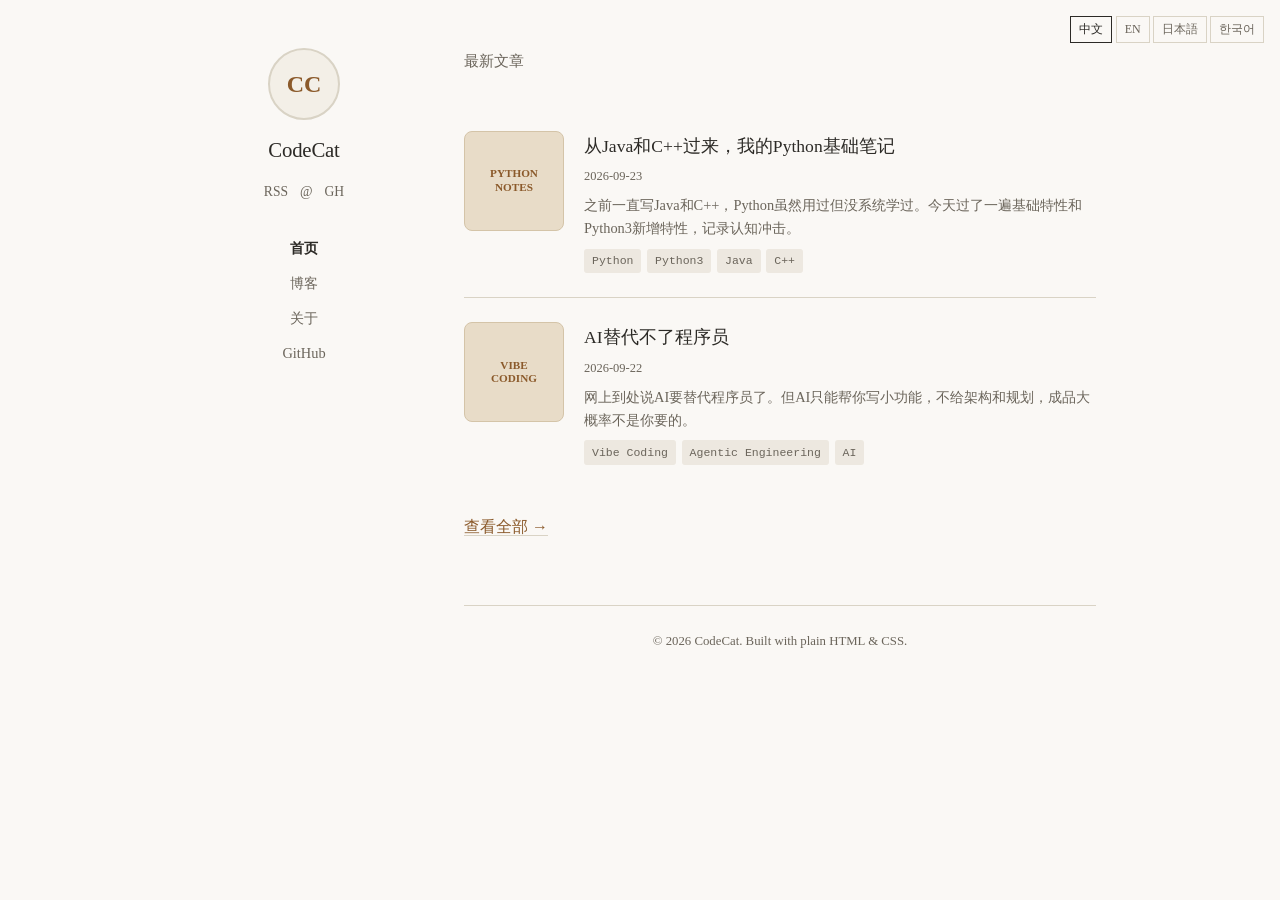
<file: index.html>
<!DOCTYPE html>
<html lang="zh-CN">
<head>
    <meta charset="UTF-8">
    <meta name="viewport" content="width=device-width, initial-scale=1.0">
    <title>CodeCat — AI应用开发与Vibe Coding实践</title>
    <meta name="description" content="CodeCat的个人博客 — 分享AI应用开发、Vibe Coding实践与后端工程的经验。">
    <meta name="keywords" content="FastAPI, LangChain, DeepSeek, Python, AI开发, 测试用例, Vibe Coding, Vue">
    <meta name="author" content="CodeCat">
    <meta name="google-site-verification" content="sTROtcLVvgoWacmZZplOrhLB3v7QZ95Ai961zqBYLcQ">
    <link rel="canonical" href="https://codecatio.github.io/">
    <meta property="og:title" content="CodeCat — AI应用开发与Vibe Coding实践">
    <meta property="og:description" content="分享AI应用开发、Vibe Coding实践与后端工程的经验。">
    <meta property="og:type" content="website">
    <meta property="og:url" content="https://codecatio.github.io/">
    <meta property="og:site_name" content="CodeCat">
    <link rel="stylesheet" href="styles.css?v=2">
</head>
<body>
    <nav class="lang-switch">
        <button data-lang="zh" class="active">中文</button>
        <button data-lang="en">EN</button>
        <button data-lang="jp">日本語</button>
        <button data-lang="kr">한국어</button>
    </nav>

    <div class="layout">
        <!-- Sidebar -->
        <aside class="sidebar">
            <div class="avatar">CC</div>
            <div class="site-name"><a href="index.html">CodeCat</a></div>
            <div class="social">
                <a href="blog.html" title="RSS">RSS</a>
                <a href="mailto:codecattdev@gmail.com" title="Email">@</a>
                <a href="https://github.com/CodeCatIO" target="_blank" rel="noopener" title="GitHub">GH</a>
            </div>
            <nav class="sidebar-nav">
                <a href="index.html" class="active" data-i18n="nav_home">首页</a>
                <a href="blog.html" data-i18n="nav_blog">博客</a>
                <a href="about.html" data-i18n="nav_about">关于</a>
                <a href="https://github.com/CodeCatIO" target="_blank" rel="noopener">GitHub</a>
            </nav>
        </aside>

        <!-- Content -->
        <main class="content">
            <div class="content-header">
                <h2 data-i18n="latest_posts">最新文章</h2>
            </div>

            <div class="post-list">
                <article class="post-card">
                    <div class="post-thumb ai-badge">
                        <span class="thumb-label">PYTHON<br>NOTES</span>
                    </div>
                    <div class="post-card-body">
                        <h3><a href="posts/python-from-java-cpp.html">从Java和C++过来，我的Python基础笔记</a></h3>
                        <div class="post-card-meta">2026-09-23</div>
                        <p class="post-card-excerpt">之前一直写Java和C++，Python虽然用过但没系统学过。今天过了一遍基础特性和Python3新增特性，记录认知冲击。</p>
                        <div class="tag-list">
                            <a class="tag-pill" href="#">Python</a>
                            <a class="tag-pill" href="#">Python3</a>
                            <a class="tag-pill" href="#">Java</a>
                            <a class="tag-pill" href="#">C++</a>
                        </div>
                    </div>
                </article>

                <article class="post-card">
                    <div class="post-thumb ai-badge">
                        <span class="thumb-label">VIBE<br>CODING</span>
                    </div>
                    <div class="post-card-body">
                        <h3><a href="posts/ai_cannot_replace_human.html">AI替代不了程序员</a></h3>
                        <div class="post-card-meta">2026-09-22</div>
                        <p class="post-card-excerpt">网上到处说AI要替代程序员了。但AI只能帮你写小功能，不给架构和规划，成品大概率不是你要的。</p>
                        <div class="tag-list">
                            <a class="tag-pill" href="#">Vibe Coding</a>
                            <a class="tag-pill" href="#">Agentic Engineering</a>
                            <a class="tag-pill" href="#">AI</a>
                        </div>
                    </div>
                </article>
            </div>

            <p style="margin-top:1.5rem;"><a href="blog.html" style="color:var(--accent); text-decoration:none; border-bottom:1px solid var(--border);" data-i18n="view_all">查看全部 →</a></p>

            <footer class="site-footer">
                <p data-i18n="footer">© 2026 CodeCat. Built with plain HTML &amp; CSS.</p>
            </footer>
        </main>
    </div>

    <script src="script.js?v=2"></script>
</body>
</html>
</file>
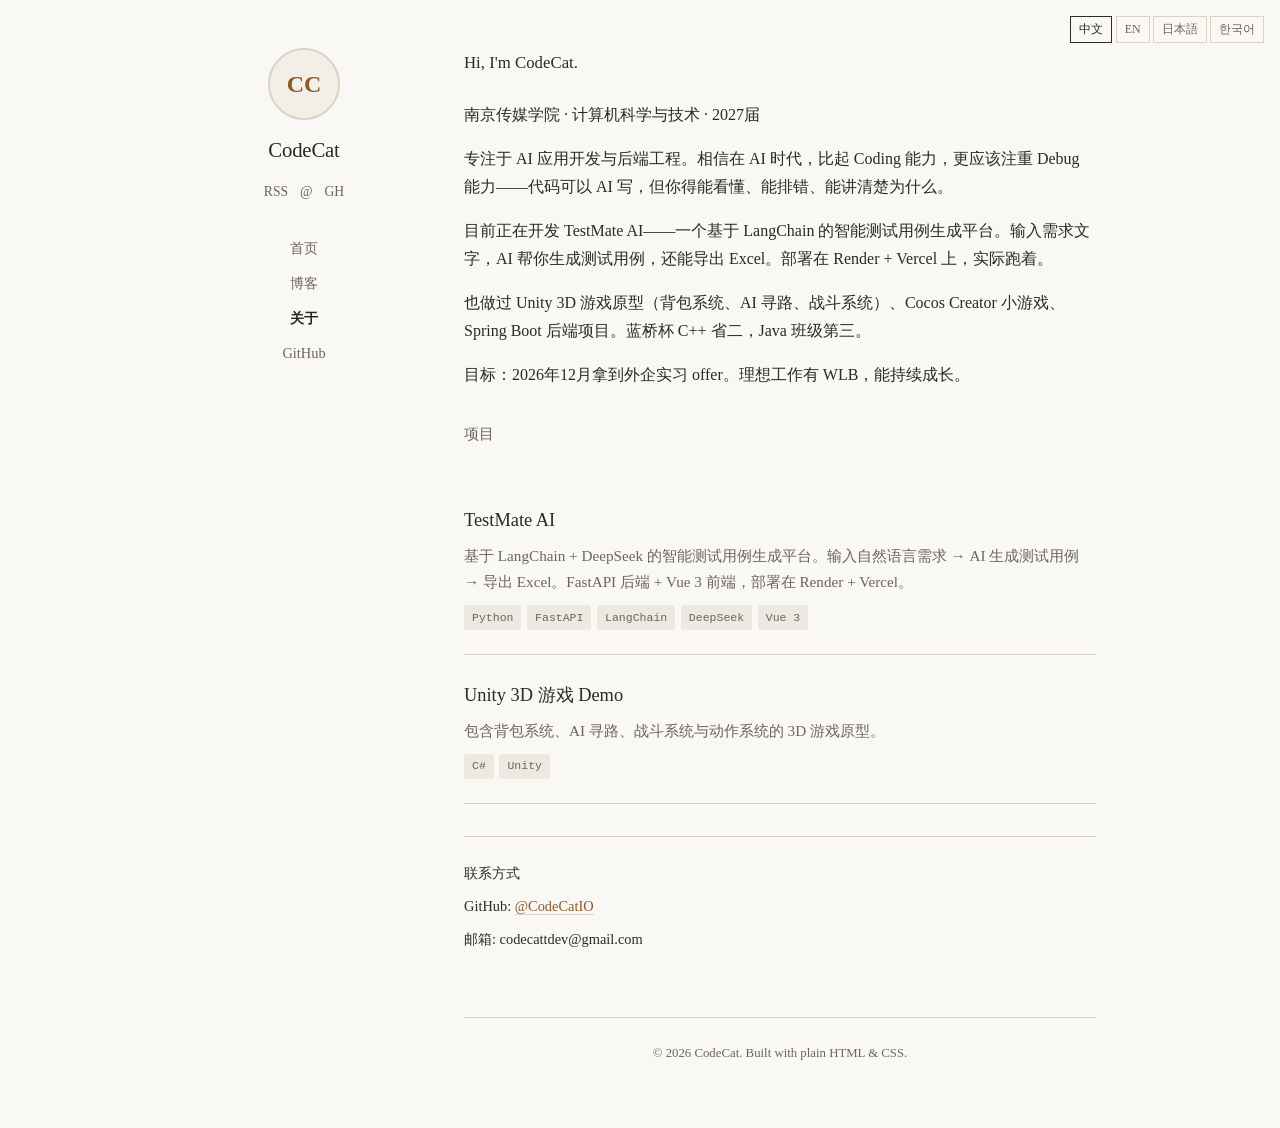
<file: about.html>
<!DOCTYPE html>
<html lang="zh-CN">
<head>
    <meta charset="UTF-8">
    <meta name="viewport" content="width=device-width, initial-scale=1.0">
    <title>关于 — CodeCat</title>
    <meta name="description" content="CodeCat — 南京传媒学院计算机科学与技术，专注AI应用开发与后端工程。">
    <meta name="keywords" content="CodeCat, 南京传媒学院, 计算机科学与技术, AI开发, 后端工程师">
    <meta name="author" content="CodeCat">
    <link rel="canonical" href="https://codecatio.github.io/about.html">
    <meta property="og:title" content="关于 — CodeCat">
    <meta property="og:description" content="南京传媒学院计算机科学与技术，专注AI应用开发与后端工程。">
    <meta property="og:type" content="profile">
    <meta property="og:url" content="https://codecatio.github.io/about.html">
    <link rel="stylesheet" href="styles.css?v=2">
</head>
<body>
    <nav class="lang-switch">
        <button data-lang="zh" class="active">中文</button>
        <button data-lang="en">EN</button>
        <button data-lang="jp">日本語</button>
        <button data-lang="kr">한국어</button>
    </nav>

    <div class="layout">
        <!-- Sidebar -->
        <aside class="sidebar">
            <div class="avatar">CC</div>
            <div class="site-name"><a href="index.html">CodeCat</a></div>
            <div class="social">
                <a href="blog.html" title="RSS">RSS</a>
                <a href="mailto:codecattdev@gmail.com" title="Email">@</a>
                <a href="https://github.com/CodeCatIO" target="_blank" rel="noopener" title="GitHub">GH</a>
            </div>
            <nav class="sidebar-nav">
                <a href="index.html" data-i18n="nav_home">首页</a>
                <a href="blog.html" data-i18n="nav_blog">博客</a>
                <a href="about.html" class="active" data-i18n="nav_about">关于</a>
                <a href="https://github.com/CodeCatIO" target="_blank" rel="noopener">GitHub</a>
            </nav>
        </aside>

        <!-- Content -->
        <main class="content">
            <div class="about-body">
                <p class="intro" data-i18n="about_intro">Hi, I'm CodeCat.</p>
                <p data-i18n="about_school">南京传媒学院 · 计算机科学与技术 · 2027届</p>
                <p data-i18n="about_desc1">
                    专注于 AI 应用开发与后端工程。
                    相信在 AI 时代，比起 Coding 能力，更应该注重 Debug 能力——
                    代码可以 AI 写，但你得能看懂、能排错、能讲清楚为什么。
                </p>
                <p data-i18n="about_desc2">
                    目前正在开发 TestMate AI——
                    一个基于 LangChain 的智能测试用例生成平台。
                    输入需求文字，AI 帮你生成测试用例，还能导出 Excel。
                    部署在 Render + Vercel 上，实际跑着。
                </p>
                <p data-i18n="about_desc3">
                    也做过 Unity 3D 游戏原型（背包系统、AI 寻路、战斗系统）、
                    Cocos Creator 小游戏、Spring Boot 后端项目。
                    蓝桥杯 C++ 省二，Java 班级第三。
                </p>
                <p data-i18n="about_desc4">
                    目标：2026年12月拿到外企实习 offer。
                    理想工作有 WLB，能持续成长。
                </p>
            </div>

            <!-- Projects -->
            <div class="content-header" style="margin-top:2rem;">
                <h2 data-i18n="projects">项目</h2>
            </div>

            <div class="project-card">
                <h3 data-i18n="project_testmate">TestMate AI</h3>
                <p class="project-desc" data-i18n="project_testmate_desc">
                    基于 LangChain + DeepSeek 的智能测试用例生成平台。
                    输入自然语言需求 → AI 生成测试用例 → 导出 Excel。
                    FastAPI 后端 + Vue 3 前端，部署在 Render + Vercel。
                </p>
                <div class="tag-list">
                    <span class="tag-pill">Python</span>
                    <span class="tag-pill">FastAPI</span>
                    <span class="tag-pill">LangChain</span>
                    <span class="tag-pill">DeepSeek</span>
                    <span class="tag-pill">Vue 3</span>
                </div>
            </div>

            <div class="project-card">
                <h3 data-i18n="project_unity">Unity 3D 游戏 Demo</h3>
                <p class="project-desc" data-i18n="project_unity_desc">
                    包含背包系统、AI 寻路、战斗系统与动作系统的 3D 游戏原型。
                </p>
                <div class="tag-list">
                    <span class="tag-pill">C#</span>
                    <span class="tag-pill">Unity</span>
                </div>
            </div>

            <!-- Contact -->
            <div class="about-contact">
                <ul>
                    <li data-i18n="contact_title">联系方式</li>
                    <li>GitHub: <a href="https://github.com/CodeCatIO" target="_blank" rel="noopener">@CodeCatIO</a></li>
                    <li data-i18n="contact_email">邮箱: codecattdev@gmail.com</li>
                </ul>
            </div>

            <footer class="site-footer">
                <p data-i18n="footer">© 2026 CodeCat. Built with plain HTML &amp; CSS.</p>
            </footer>
        </main>
    </div>

    <script src="script.js?v=2"></script>
</body>
</html>
</file>
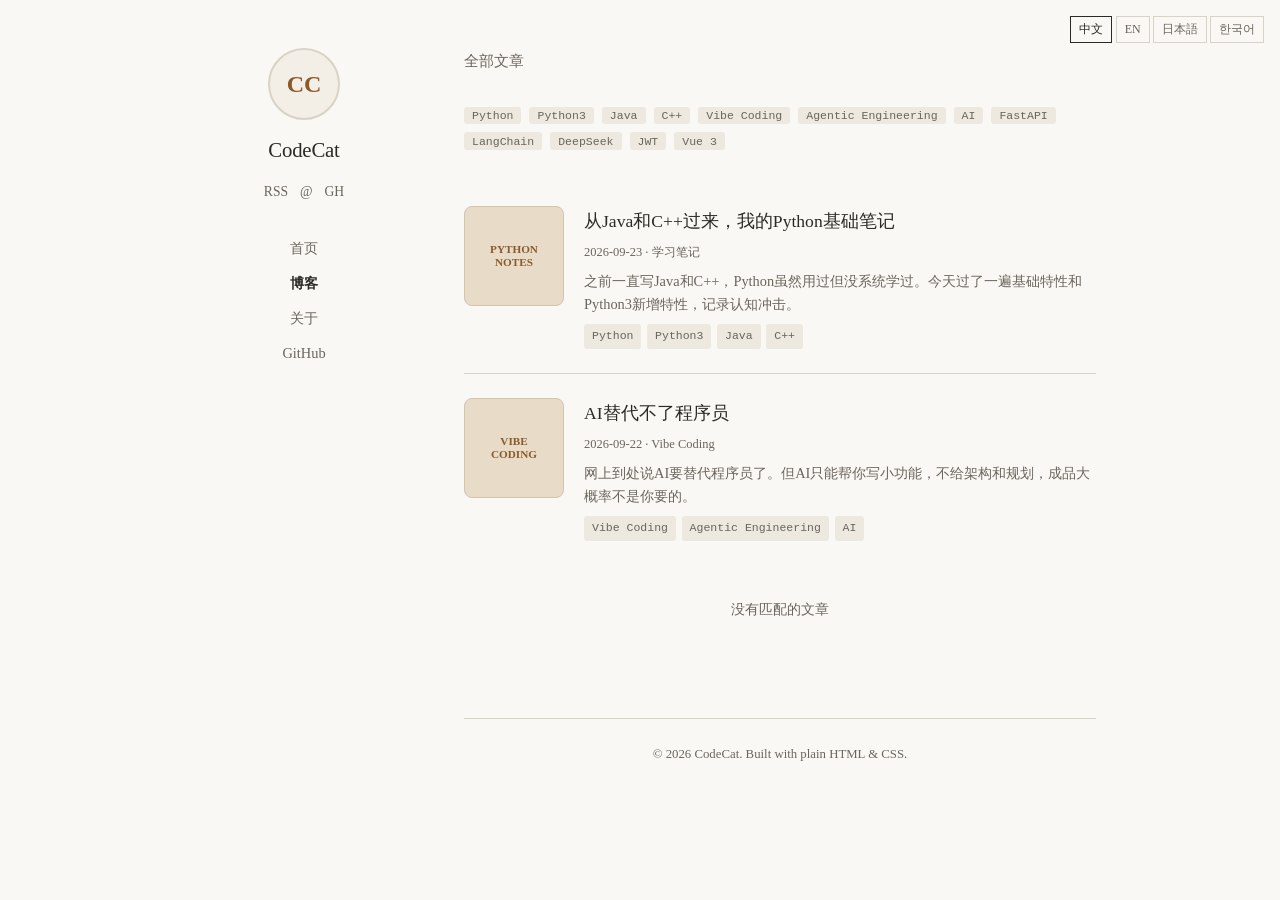
<file: blog.html>
<!DOCTYPE html>
<html lang="zh-CN">
<head>
    <meta charset="UTF-8">
    <meta name="viewport" content="width=device-width, initial-scale=1.0">
    <title>博客 — CodeCat</title>
    <meta name="description" content="CodeCat的技术博客 — FastAPI、LangChain、DeepSeek、Vibe Coding实践笔记。">
    <meta name="keywords" content="FastAPI, LangChain, DeepSeek, Python, AI开发, Vibe Coding, 技术博客">
    <meta name="author" content="CodeCat">
    <link rel="canonical" href="https://codecatio.github.io/blog.html">
    <meta property="og:title" content="博客 — CodeCat">
    <meta property="og:description" content="FastAPI、LangChain、DeepSeek、Vibe Coding实践笔记。">
    <meta property="og:type" content="website">
    <meta property="og:url" content="https://codecatio.github.io/blog.html">
    <link rel="stylesheet" href="styles.css?v=2">
    <style>
        #tagCloud .tag-pill {
            background: var(--tag-bg);
            color: var(--tag-text);
            border: none;
            box-shadow: none;
            cursor: pointer;
            font-family: 'Courier New', monospace;
        }
        .tag-pill.selected {
            background: var(--accent) !important;
            color: #fff !important;
        }
        .tag-pill.selected:hover {
            background: #7a4d24 !important;
        }
        .post-card.hidden { display: none; }
        .no-results {
            text-align: center;
            padding: 2rem;
            color: var(--text-muted);
            font-size: 0.9rem;
        }
    </style>
</head>
<body>
    <nav class="lang-switch">
        <button data-lang="zh" class="active">中文</button>
        <button data-lang="en">EN</button>
        <button data-lang="jp">日本語</button>
        <button data-lang="kr">한국어</button>
    </nav>

    <div class="layout">
        <!-- Sidebar -->
        <aside class="sidebar">
            <div class="avatar">CC</div>
            <div class="site-name"><a href="index.html">CodeCat</a></div>
            <div class="social">
                <a href="blog.html" title="RSS">RSS</a>
                <a href="mailto:codecattdev@gmail.com" title="Email">@</a>
                <a href="https://github.com/CodeCatIO" target="_blank" rel="noopener" title="GitHub">GH</a>
            </div>
            <nav class="sidebar-nav">
                <a href="index.html" data-i18n="nav_home">首页</a>
                <a href="blog.html" class="active" data-i18n="nav_blog">博客</a>
                <a href="about.html" data-i18n="nav_about">关于</a>
                <a href="https://github.com/CodeCatIO" target="_blank" rel="noopener">GitHub</a>
            </nav>
        </aside>

        <!-- Content -->
        <main class="content">
            <div class="content-header">
                <h2 data-i18n="all_posts">全部文章</h2>
            </div>

            <!-- Tag cloud: click to filter -->
            <div class="tag-cloud" id="tagCloud">
                <button class="tag-pill" data-tag="Python">Python</button>
                <button class="tag-pill" data-tag="Python3">Python3</button>
                <button class="tag-pill" data-tag="Java">Java</button>
                <button class="tag-pill" data-tag="C++">C++</button>
                <button class="tag-pill" data-tag="Vibe Coding">Vibe Coding</button>
                <button class="tag-pill" data-tag="Agentic Engineering">Agentic Engineering</button>
                <button class="tag-pill" data-tag="AI">AI</button>
                <button class="tag-pill" data-tag="FastAPI">FastAPI</button>
                <button class="tag-pill" data-tag="LangChain">LangChain</button>
                <button class="tag-pill" data-tag="DeepSeek">DeepSeek</button>
                <button class="tag-pill" data-tag="JWT">JWT</button>
                <button class="tag-pill" data-tag="Vue 3">Vue 3</button>
            </div>

            <div class="post-list" id="postList">
                <article class="post-card" data-tags="Python,Python3,Java,C++">
                    <div class="post-thumb ai-badge">
                        <span class="thumb-label">PYTHON<br>NOTES</span>
                    </div>
                    <div class="post-card-body">
                        <h3><a href="posts/python-from-java-cpp.html">从Java和C++过来，我的Python基础笔记</a></h3>
                        <div class="post-card-meta">2026-09-23 · 学习笔记</div>
                        <p class="post-card-excerpt">之前一直写Java和C++，Python虽然用过但没系统学过。今天过了一遍基础特性和Python3新增特性，记录认知冲击。</p>
                        <div class="tag-list">
                            <span class="tag-pill">Python</span>
                            <span class="tag-pill">Python3</span>
                            <span class="tag-pill">Java</span>
                            <span class="tag-pill">C++</span>
                        </div>
                    </div>
                </article>

                <article class="post-card" data-tags="Vibe Coding,Agentic Engineering,AI">
                    <div class="post-thumb ai-badge">
                        <span class="thumb-label">VIBE<br>CODING</span>
                    </div>
                    <div class="post-card-body">
                        <h3><a href="posts/ai_cannot_replace_human.html">AI替代不了程序员</a></h3>
                        <div class="post-card-meta">2026-09-22 · Vibe Coding</div>
                        <p class="post-card-excerpt">网上到处说AI要替代程序员了。但AI只能帮你写小功能，不给架构和规划，成品大概率不是你要的。</p>
                        <div class="tag-list">
                            <span class="tag-pill">Vibe Coding</span>
                            <span class="tag-pill">Agentic Engineering</span>
                            <span class="tag-pill">AI</span>
                        </div>
                    </div>
                </article>
            </div>

            <div class="no-results hidden" id="noResults">没有匹配的文章</div>

            <footer class="site-footer">
                <p data-i18n="footer">© 2026 CodeCat. Built with plain HTML &amp; CSS.</p>
            </footer>
        </main>
    </div>

    <script src="script.js?v=2"></script>
    <script>
        // Tag filter: multi-select, OR logic, toggle
        (function() {
            var selectedTags = new Set();

            document.querySelectorAll('#tagCloud .tag-pill').forEach(function(pill) {
                pill.addEventListener('click', function() {
                    var tag = this.dataset.tag;

                    if (selectedTags.has(tag)) {
                        selectedTags.delete(tag);
                        this.classList.remove('selected');
                    } else {
                        selectedTags.add(tag);
                        this.classList.add('selected');
                    }

                    filterPosts();
                });
            });

            function filterPosts() {
                var posts = document.querySelectorAll('#postList .post-card');
                var visible = 0;

                posts.forEach(function(post) {
                    var postTags = post.dataset.tags.split(',');
                    var match = selectedTags.size === 0 ||
                        postTags.some(function(t) { return selectedTags.has(t); });

                    if (match) {
                        post.classList.remove('hidden');
                        visible++;
                    } else {
                        post.classList.add('hidden');
                    }
                });

                document.getElementById('noResults').classList.toggle('hidden', visible > 0);
            }
        })();
    </script>
</body>
</html>
</file>
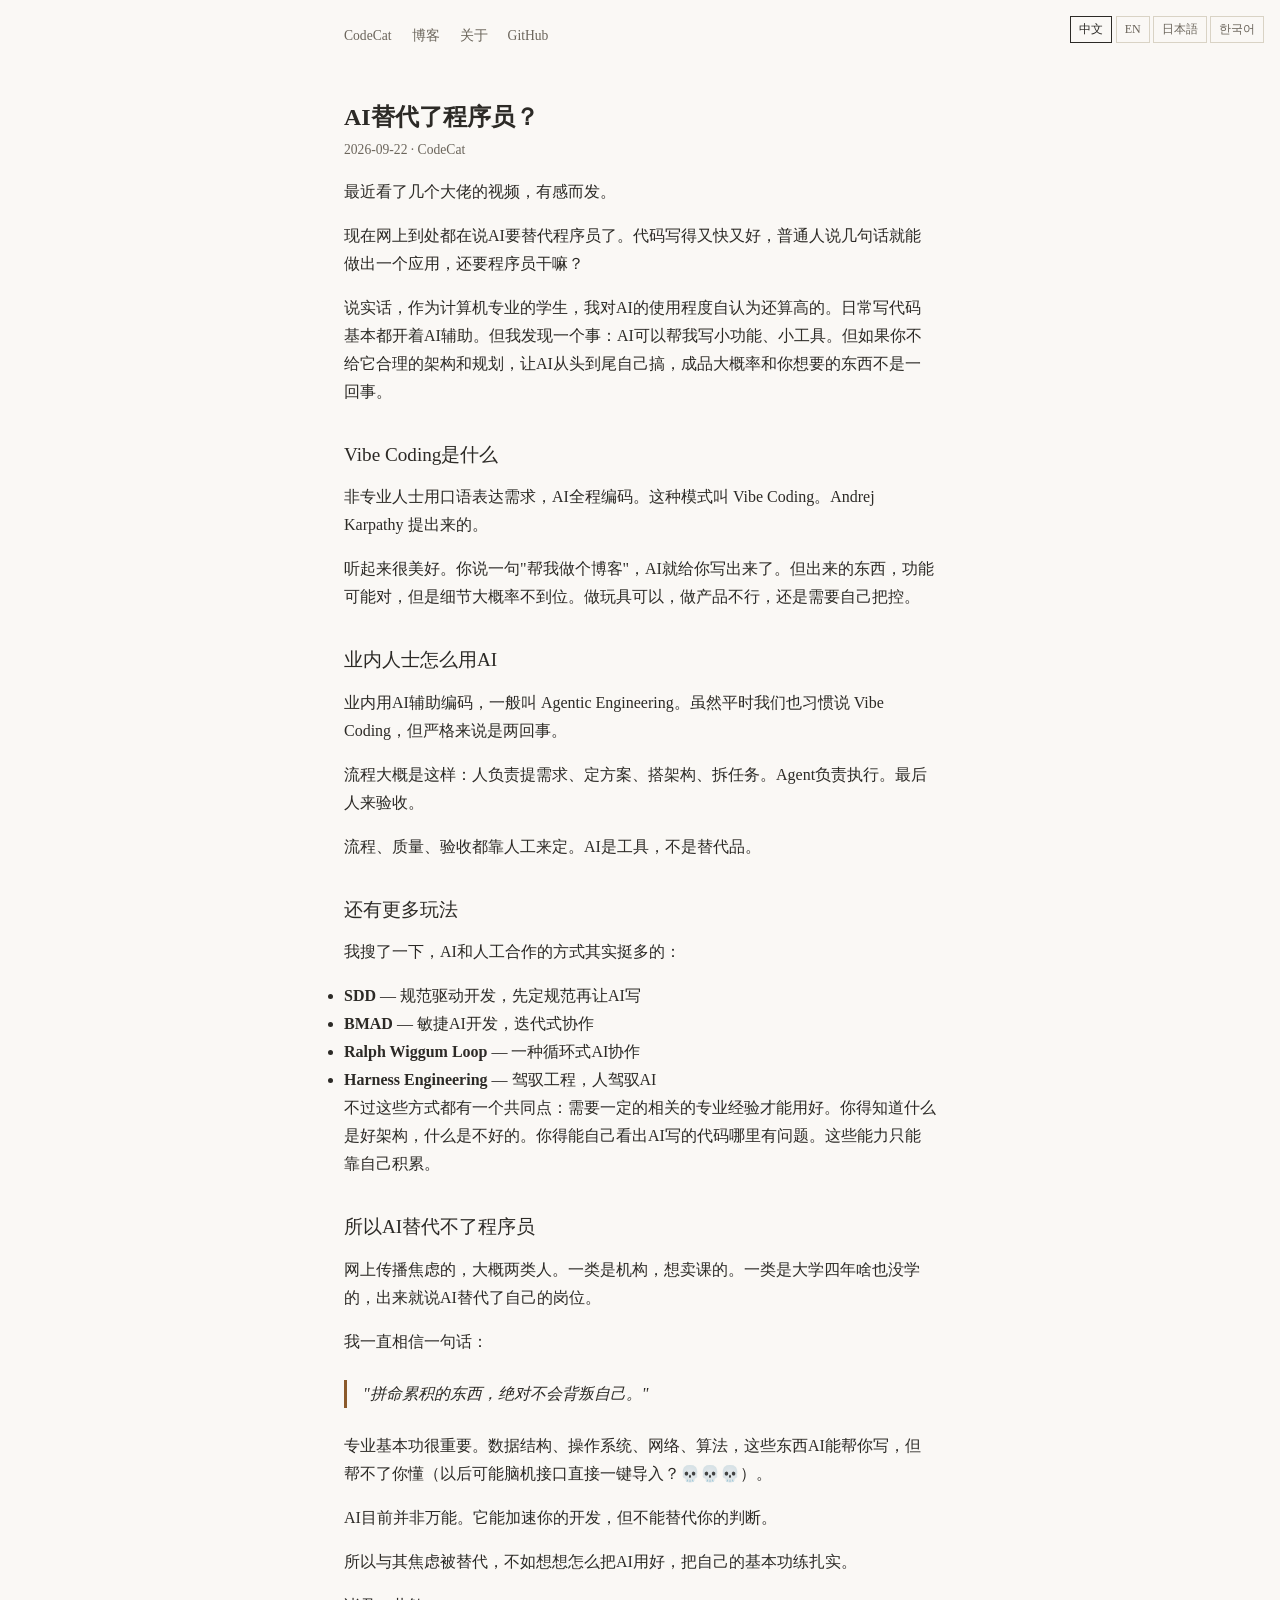
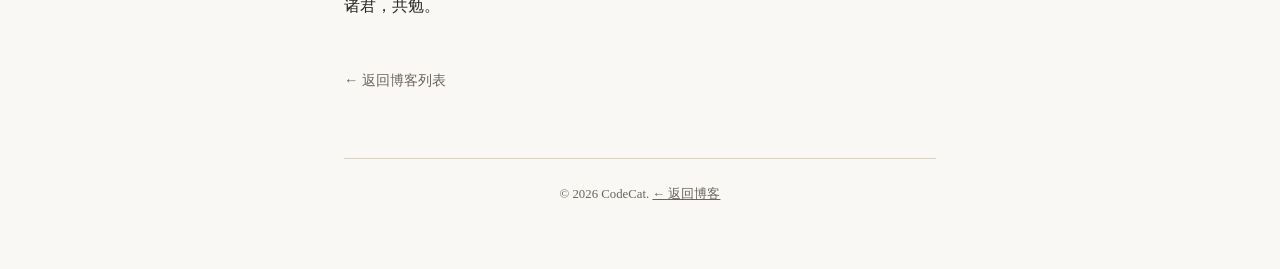
<file: posts/ai_cannot_replace_human.html>
<!DOCTYPE html>
<html lang="zh-CN">
<head>
    <meta charset="UTF-8">
    <meta name="viewport" content="width=device-width, initial-scale=1.0">
    <title>AI替代了程序员？ — CodeCat</title>
    <meta name="description" content="在AI时代，AI替代不了程序员。Vibe Coding、Agentic Engineering，到底什么能替代什么？">
    <meta name="keywords" content="Vibe Coding, Agentic Engineering, AI编程, 程序员, Andrej Karpathy">
    <meta name="author" content="CodeCat">
    <link rel="canonical" href="https://codecatio.github.io/posts/testmate-ai-retrospect.html">
    <meta property="og:title" content="AI替代不了程序员 — CodeCat">
    <meta property="og:description" content="Vibe Coding、Agentic Engineering，AI到底能替代什么？">
    <meta property="og:type" content="article">
    <meta property="og:url" content="https://codecatio.github.io/posts/testmate-ai-retrospect.html">
    <link rel="stylesheet" href="../styles.css?v=2">
</head>
<body>
    <nav class="lang-switch">
        <button data-lang="zh" class="active">中文</button>
        <button data-lang="en">EN</button>
        <button data-lang="jp">日本語</button>
        <button data-lang="kr">한국어</button>
    </nav>

    <nav class="detail-nav">
        <a href="../index.html">CodeCat</a>
        <a href="../blog.html">博客</a>
        <a href="../about.html">关于</a>
        <a href="https://github.com/CodeCatIO" target="_blank" rel="noopener">GitHub</a>
    </nav>

    <main class="post-detail">
        <article class="post-body">
            <h2>AI替代了程序员？</h2>
            <p class="post-meta">2026-09-22 · CodeCat</p>

            <p>最近看了几个大佬的视频，有感而发。</p>
            <p>现在网上到处都在说AI要替代程序员了。代码写得又快又好，普通人说几句话就能做出一个应用，还要程序员干嘛？</p>
            <p>说实话，作为计算机专业的学生，我对AI的使用程度自认为还算高的。日常写代码基本都开着AI辅助。但我发现一个事：AI可以帮我写小功能、小工具。但如果你不给它合理的架构和规划，让AI从头到尾自己搞，成品大概率和你想要的东西不是一回事。</p>

            <h3>Vibe Coding是什么</h3>
            <p>非专业人士用口语表达需求，AI全程编码。这种模式叫 Vibe Coding。Andrej Karpathy 提出来的。</p>
            <p>听起来很美好。你说一句"帮我做个博客"，AI就给你写出来了。但出来的东西，功能可能对，但是细节大概率不到位。做玩具可以，做产品不行，还是需要自己把控。</p>

            <h3>业内人士怎么用AI</h3>
            <p>业内用AI辅助编码，一般叫 Agentic Engineering。虽然平时我们也习惯说 Vibe Coding，但严格来说是两回事。</p>
            <p>流程大概是这样：人负责提需求、定方案、搭架构、拆任务。Agent负责执行。最后人来验收。</p>
            <p>流程、质量、验收都靠人工来定。AI是工具，不是替代品。</p>

            <h3>还有更多玩法</h3>
            <p>我搜了一下，AI和人工合作的方式其实挺多的：</p>
            <ul>
                <li><strong>SDD</strong> — 规范驱动开发，先定规范再让AI写</li>
                <li><strong>BMAD</strong> — 敏捷AI开发，迭代式协作</li>
                <li><strong>Ralph Wiggum Loop</strong> — 一种循环式AI协作</li>
                <li><strong>Harness Engineering</strong> — 驾驭工程，人驾驭AI</li>
            </ul>
            <p>不过这些方式都有一个共同点：需要一定的相关的专业经验才能用好。你得知道什么是好架构，什么是不好的。你得能自己看出AI写的代码哪里有问题。这些能力只能靠自己积累。</p>

            <h3>所以AI替代不了程序员</h3>
            <p>网上传播焦虑的，大概两类人。一类是机构，想卖课的。一类是大学四年啥也没学的，出来就说AI替代了自己的岗位。</p>
            <p>我一直相信一句话：</p>
            <blockquote style="border-left:3px solid var(--accent); padding-left:1rem; margin:1.5rem 0; color:var(--text); font-style:italic;">
                "拼命累积的东西，绝对不会背叛自己。"
            </blockquote>
            <p>专业基本功很重要。数据结构、操作系统、网络、算法，这些东西AI能帮你写，但帮不了你懂（以后可能脑机接口直接一键导入？💀💀💀）。</p>
            <p>AI目前并非万能。它能加速你的开发，但不能替代你的判断。</p>
            <p>所以与其焦虑被替代，不如想想怎么把AI用好，把自己的基本功练扎实。</p>
            <p>诸君，共勉。</p>

        </article>

        <a href="../blog.html" class="back-link">← 返回博客列表</a>

        <footer class="site-footer">
            <p>© 2026 CodeCat. <a href="../blog.html" style="color:var(--text-muted);">← 返回博客</a></p>
        </footer>
    </main>

    <script src="../script.js?v=2"></script>
</body>
</html>
</file>
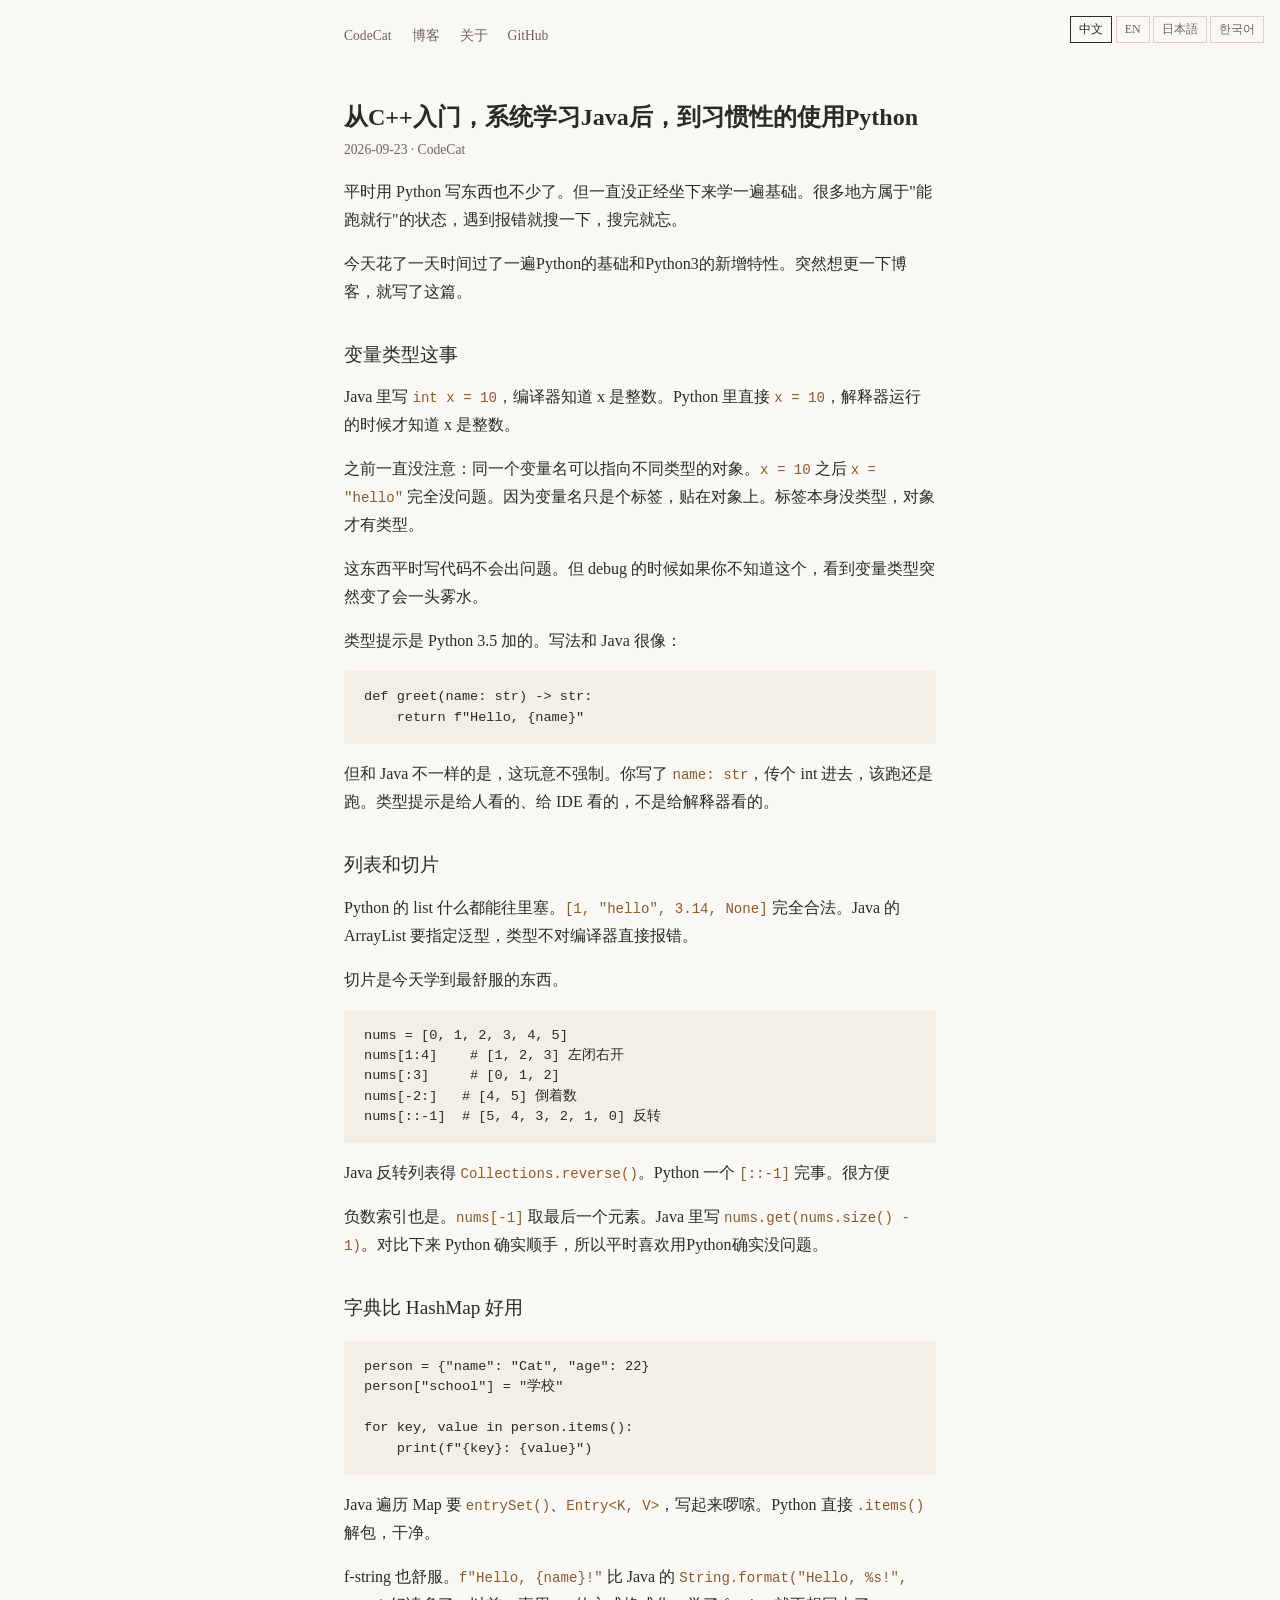
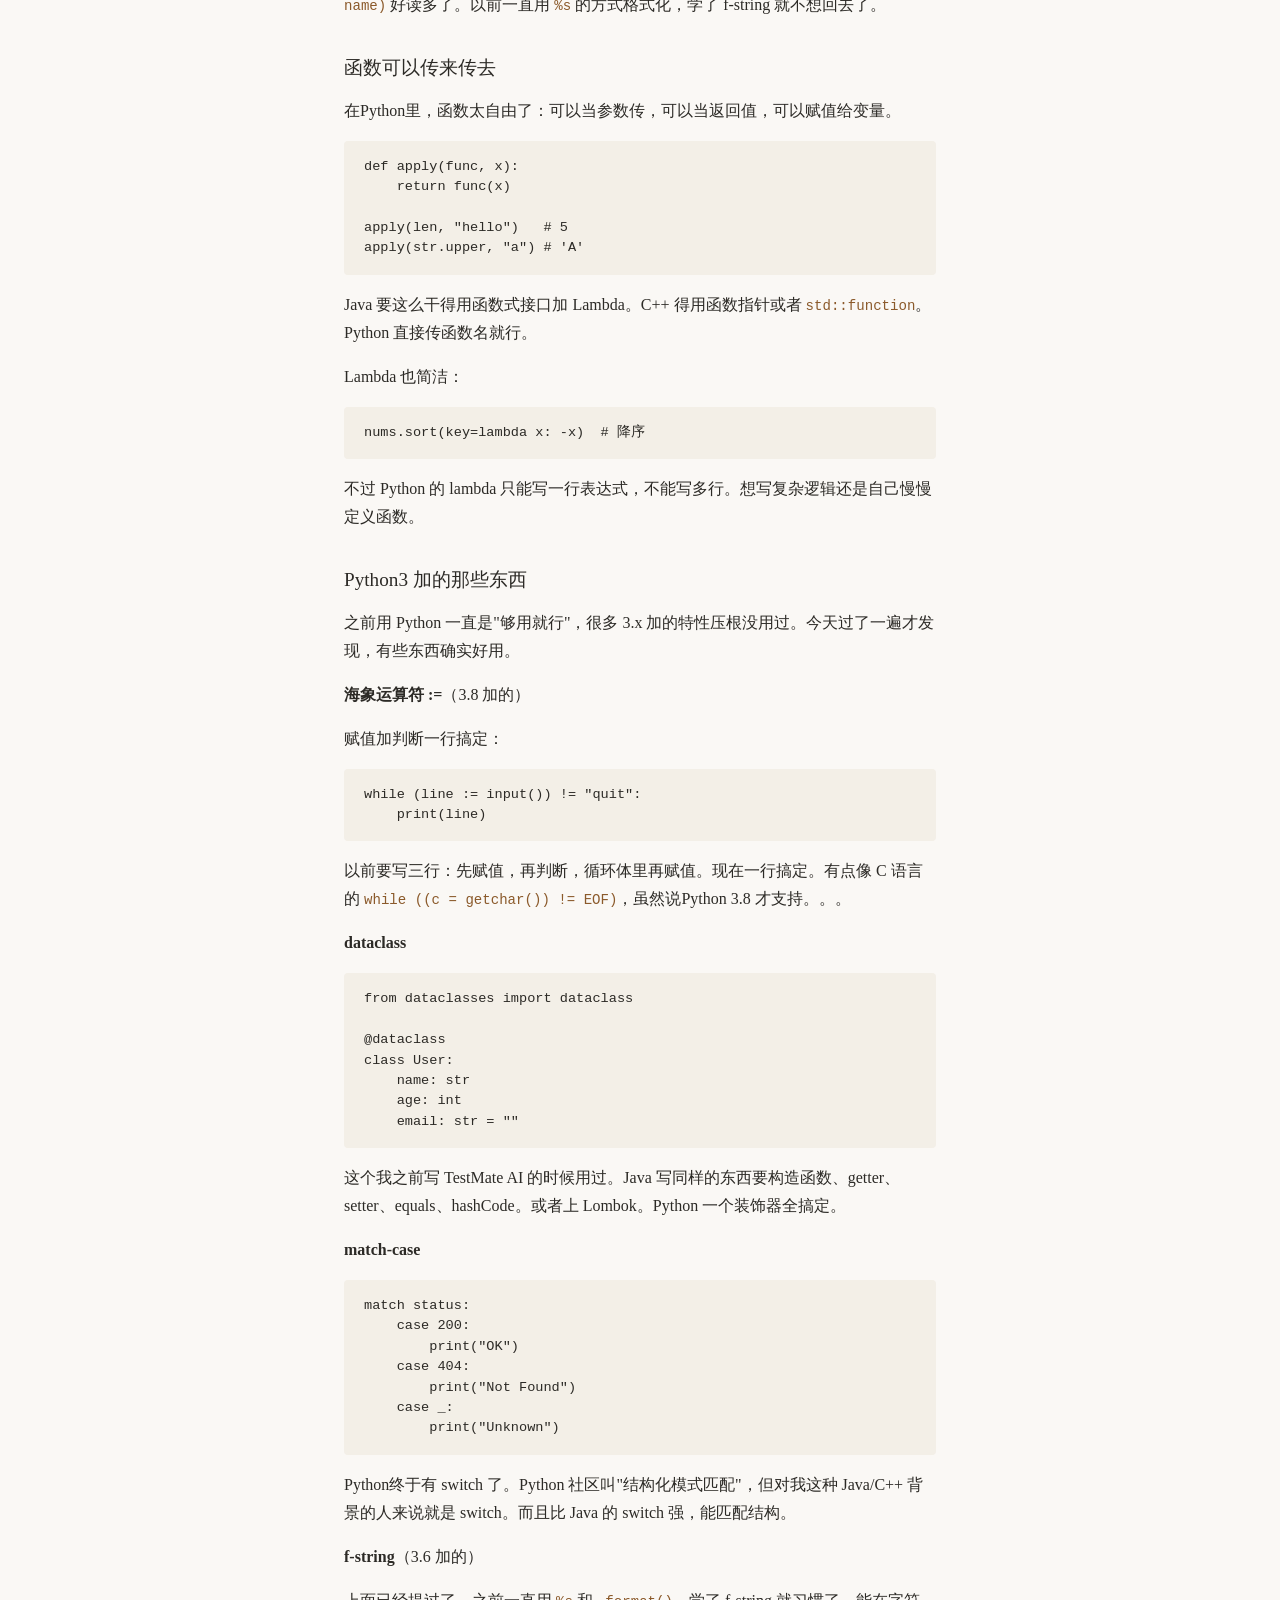
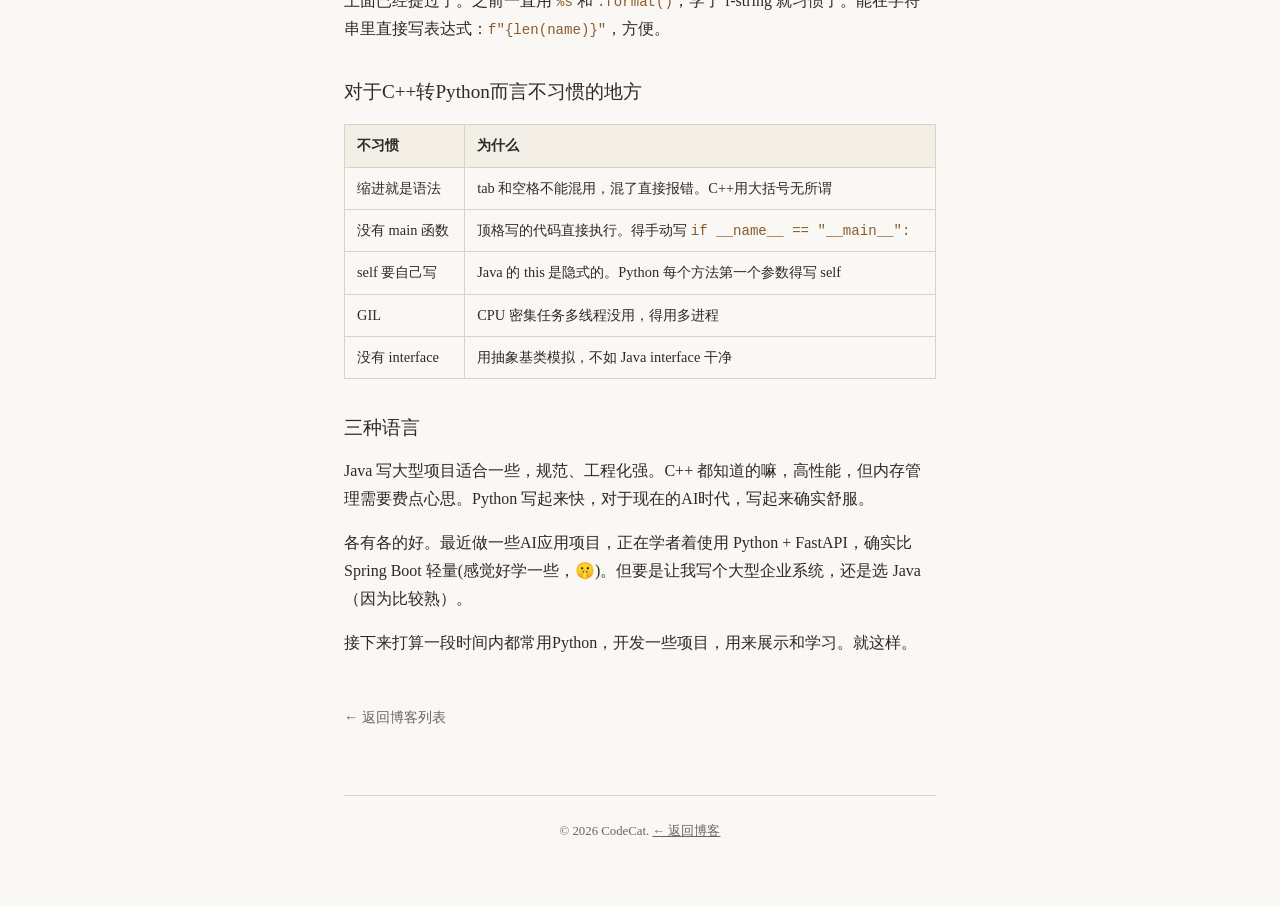
<file: posts/python-from-java-cpp.html>
<!DOCTYPE html>
<html lang="zh-CN">
<head>
    <meta charset="UTF-8">
    <meta name="viewport" content="width=device-width, initial-scale=1.0">
    <title>从C++入门，系统学习Java后，到习惯性的使用Python — CodeCat</title>
    <meta name="description" content="一个Java/C++背景的开发者，系统学了一遍Python基础，记录一些之前没注意到的点。">
    <meta name="keywords" content="Python, Python3, Java, C++, 学习笔记, 编程语言对比">
    <meta name="author" content="CodeCat">
    <link rel="canonical" href="https://codecatio.github.io/posts/python-from-java-cpp.html">
    <meta property="og:title" content="从Java和C++过来，我的Python基础笔记 — CodeCat">
    <meta property="og:description" content="一个Java/C++背景的开发者，系统学了一遍Python基础的笔记。">
    <meta property="og:type" content="article">
    <meta property="og:url" content="https://codecatio.github.io/posts/python-from-java-cpp.html">
    <link rel="stylesheet" href="../styles.css?v=2">
</head>
<body>
    <nav class="lang-switch">
        <button data-lang="zh" class="active">中文</button>
        <button data-lang="en">EN</button>
        <button data-lang="jp">日本語</button>
        <button data-lang="kr">한국어</button>
    </nav>

    <nav class="detail-nav">
        <a href="../index.html">CodeCat</a>
        <a href="../blog.html">博客</a>
        <a href="../about.html">关于</a>
        <a href="https://github.com/CodeCatIO" target="_blank" rel="noopener">GitHub</a>
    </nav>

    <main class="post-detail">
        <article class="post-body">
            <h2>从C++入门，系统学习Java后，到习惯性的使用Python</h2>
            <p class="post-meta">2026-09-23 · CodeCat</p>

            <p>平时用 Python 写东西也不少了。但一直没正经坐下来学一遍基础。很多地方属于"能跑就行"的状态，遇到报错就搜一下，搜完就忘。</p>
            <p>今天花了一天时间过了一遍Python的基础和Python3的新增特性。突然想更一下博客，就写了这篇。</p>

            <h3>变量类型这事</h3>
            <p>Java 里写 <code>int x = 10</code>，编译器知道 x 是整数。Python 里直接 <code>x = 10</code>，解释器运行的时候才知道 x 是整数。</p>
            <p>之前一直没注意：同一个变量名可以指向不同类型的对象。<code>x = 10</code> 之后 <code>x = "hello"</code> 完全没问题。因为变量名只是个标签，贴在对象上。标签本身没类型，对象才有类型。</p>
            <p>这东西平时写代码不会出问题。但 debug 的时候如果你不知道这个，看到变量类型突然变了会一头雾水。</p>
            <p>类型提示是 Python 3.5 加的。写法和 Java 很像：</p>
            <pre>def greet(name: str) -> str:
    return f"Hello, {name}"</pre>
            <p>但和 Java 不一样的是，这玩意不强制。你写了 <code>name: str</code>，传个 int 进去，该跑还是跑。类型提示是给人看的、给 IDE 看的，不是给解释器看的。</p>

            <h3>列表和切片</h3>
            <p>Python 的 list 什么都能往里塞。<code>[1, "hello", 3.14, None]</code> 完全合法。Java 的 ArrayList 要指定泛型，类型不对编译器直接报错。</p>
            <p>切片是今天学到最舒服的东西。</p>
            <pre>nums = [0, 1, 2, 3, 4, 5]
nums[1:4]    # [1, 2, 3] 左闭右开
nums[:3]     # [0, 1, 2]
nums[-2:]   # [4, 5] 倒着数
nums[::-1]  # [5, 4, 3, 2, 1, 0] 反转</pre>
            <p>Java 反转列表得 <code>Collections.reverse()</code>。Python 一个 <code>[::-1]</code> 完事。很方便</p>
            <p>负数索引也是。<code>nums[-1]</code> 取最后一个元素。Java 里写 <code>nums.get(nums.size() - 1)</code>。对比下来 Python 确实顺手，所以平时喜欢用Python确实没问题。</p>

            <h3>字典比 HashMap 好用</h3>
            <pre>person = {"name": "Cat", "age": 22}
person["school"] = "学校"

for key, value in person.items():
    print(f"{key}: {value}")</pre>
            <p>Java 遍历 Map 要 <code>entrySet()</code>、<code>Entry&lt;K, V&gt;</code>，写起来啰嗦。Python 直接 <code>.items()</code> 解包，干净。</p>
            <p>f-string 也舒服。<code>f"Hello, {name}!"</code> 比 Java 的 <code>String.format("Hello, %s!", name)</code> 好读多了。以前一直用 <code>%s</code> 的方式格式化，学了 f-string 就不想回去了。</p>

            <h3>函数可以传来传去</h3>
            <p>在Python里，函数太自由了：可以当参数传，可以当返回值，可以赋值给变量。</p>
            <pre>def apply(func, x):
    return func(x)

apply(len, "hello")   # 5
apply(str.upper, "a") # 'A'</pre>
            <p>Java 要这么干得用函数式接口加 Lambda。C++ 得用函数指针或者 <code>std::function</code>。Python 直接传函数名就行。</p>
            <p>Lambda 也简洁：</p>
            <pre>nums.sort(key=lambda x: -x)  # 降序</pre>
            <p>不过 Python 的 lambda 只能写一行表达式，不能写多行。想写复杂逻辑还是自己慢慢定义函数。</p>

            <h3>Python3 加的那些东西</h3>
            <p>之前用 Python 一直是"够用就行"，很多 3.x 加的特性压根没用过。今天过了一遍才发现，有些东西确实好用。</p>

            <p><strong>海象运算符 :=</strong>（3.8 加的）</p>
            <p>赋值加判断一行搞定：</p>
            <pre>while (line := input()) != "quit":
    print(line)</pre>
            <p>以前要写三行：先赋值，再判断，循环体里再赋值。现在一行搞定。有点像 C 语言的 <code>while ((c = getchar()) != EOF)</code>，虽然说Python 3.8 才支持。。。</p>

            <p><strong>dataclass</strong></p>
            <pre>from dataclasses import dataclass

@dataclass
class User:
    name: str
    age: int
    email: str = ""</pre>
            <p>这个我之前写 TestMate AI 的时候用过。Java 写同样的东西要构造函数、getter、setter、equals、hashCode。或者上 Lombok。Python 一个装饰器全搞定。</p>

            <p><strong>match-case</strong></p>
            <pre>match status:
    case 200:
        print("OK")
    case 404:
        print("Not Found")
    case _:
        print("Unknown")</pre>
            <p>Python终于有 switch 了。Python 社区叫"结构化模式匹配"，但对我这种 Java/C++ 背景的人来说就是 switch。而且比 Java 的 switch 强，能匹配结构。</p>

            <p><strong>f-string</strong>（3.6 加的）</p>
            <p>上面已经提过了。之前一直用 <code>%s</code> 和 <code>.format()</code>，学了 f-string 就习惯了。能在字符串里直接写表达式：<code>f"{len(name)}"</code>，方便。</p>

            <h3>对于C++转Python而言不习惯的地方</h3>
            <table>
                <tr><th>不习惯</th><th>为什么</th></tr>
                <tr><td>缩进就是语法</td><td>tab 和空格不能混用，混了直接报错。C++用大括号无所谓</td></tr>
                <tr><td>没有 main 函数</td><td>顶格写的代码直接执行。得手动写 <code>if __name__ == "__main__":</code></td></tr>
                <tr><td>self 要自己写</td><td>Java 的 this 是隐式的。Python 每个方法第一个参数得写 self</td></tr>
                <tr><td>GIL</td><td>CPU 密集任务多线程没用，得用多进程</td></tr>
                <tr><td>没有 interface</td><td>用抽象基类模拟，不如 Java interface 干净</td></tr>
            </table>

            <h3>三种语言</h3>
            <p>Java 写大型项目适合一些，规范、工程化强。C++ 都知道的嘛，高性能，但内存管理需要费点心思。Python 写起来快，对于现在的AI时代，写起来确实舒服。</p>
            <p>各有各的好。最近做一些AI应用项目，正在学者着使用 Python + FastAPI，确实比 Spring Boot 轻量(感觉好学一些，🤫)。但要是让我写个大型企业系统，还是选 Java（因为比较熟）。</p>
            <p>接下来打算一段时间内都常用Python，开发一些项目，用来展示和学习。就这样。</p>

        </article>

        <a href="../blog.html" class="back-link">← 返回博客列表</a>

        <footer class="site-footer">
            <p>© 2026 CodeCat. <a href="../blog.html" style="color:var(--text-muted);">← 返回博客</a></p>
        </footer>
    </main>

    <script src="../script.js?v=2"></script>
</body>
</html>
</file>
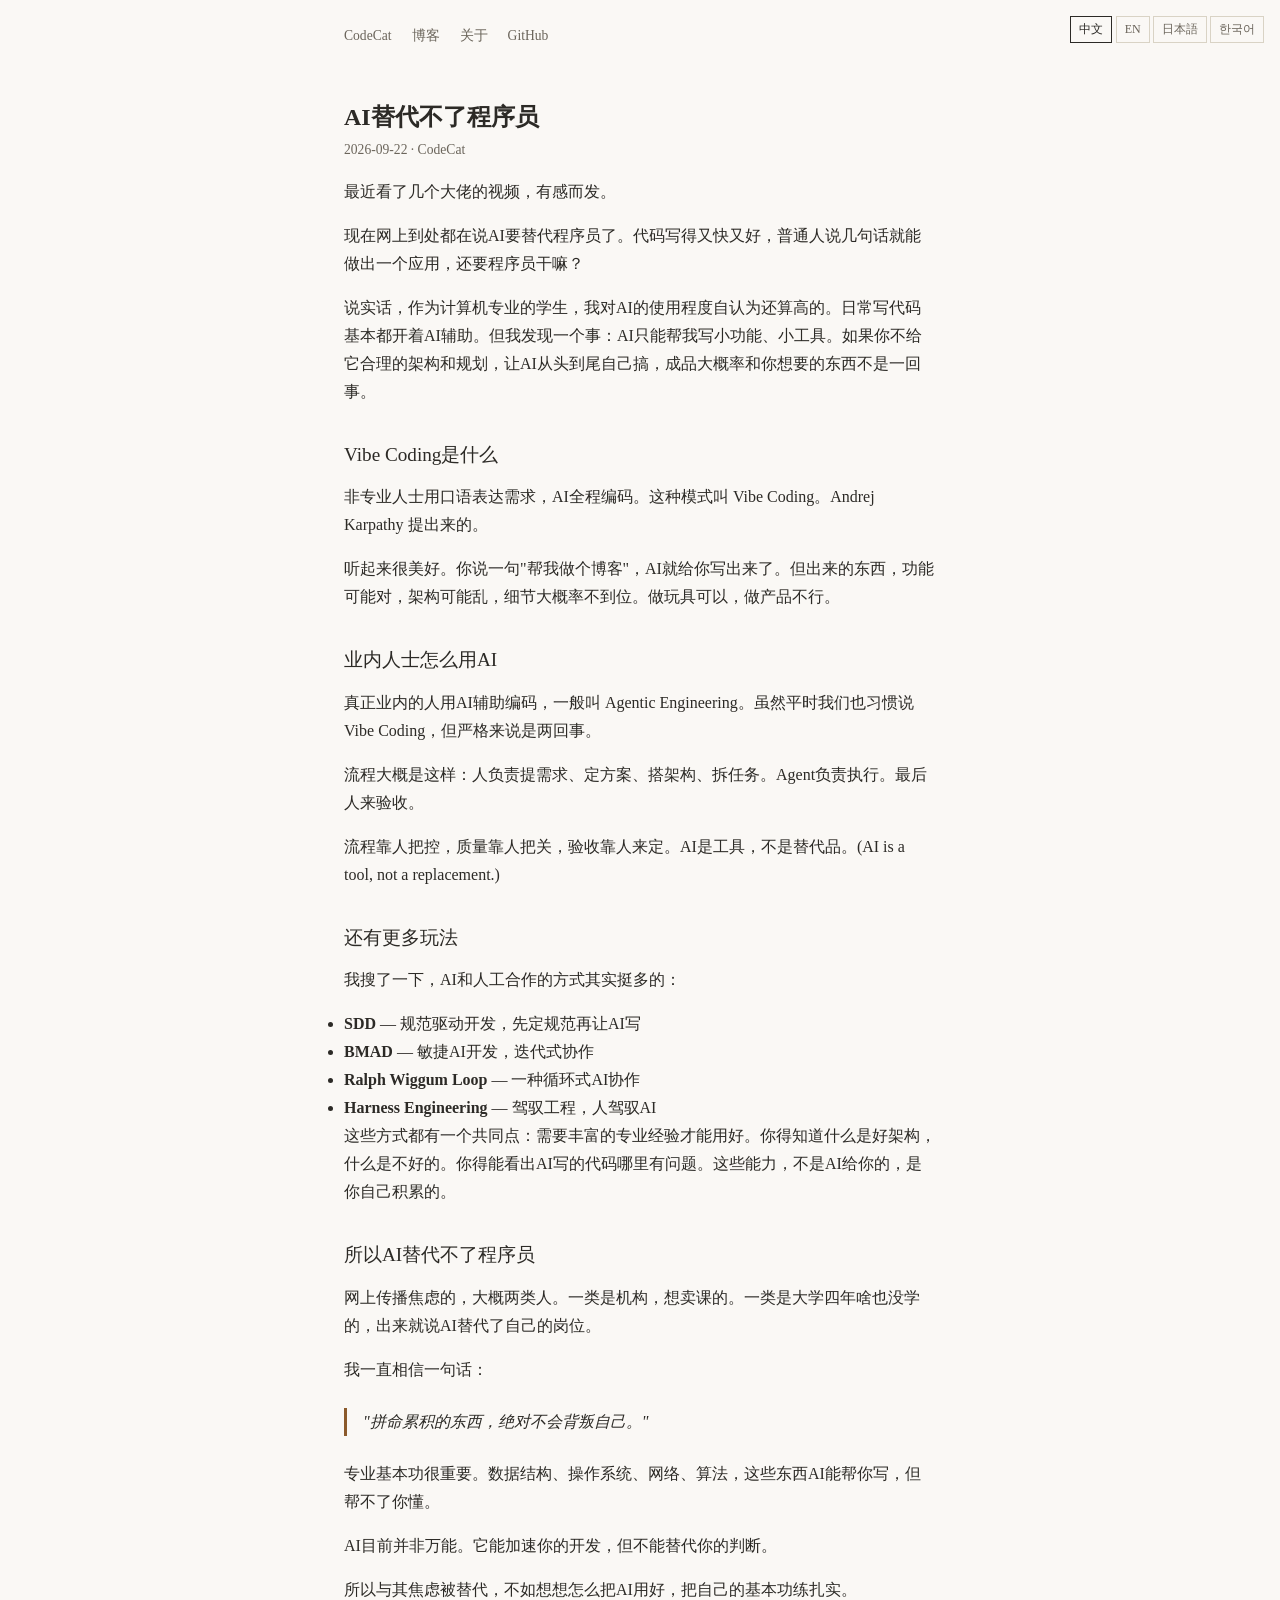
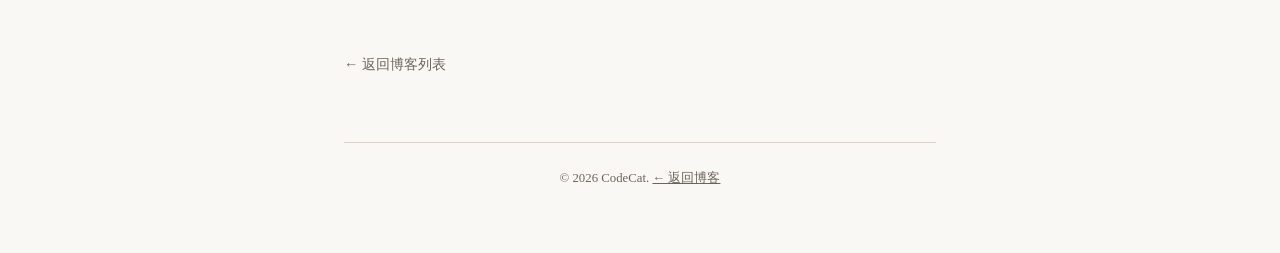
<file: posts/testmate-ai-retrospect.html>
<!DOCTYPE html>
<html lang="zh-CN">
<head>
    <meta charset="UTF-8">
    <meta name="viewport" content="width=device-width, initial-scale=1.0">
    <title>AI替代不了程序员 — CodeCat</title>
    <meta name="description" content="在AI时代，AI替代不了程序员。Vibe Coding、Agentic Engineering，到底什么能替代什么？">
    <meta name="keywords" content="Vibe Coding, Agentic Engineering, AI编程, 程序员, Andrej Karpathy">
    <meta name="author" content="CodeCat">
    <link rel="canonical" href="https://codecatio.github.io/posts/testmate-ai-retrospect.html">
    <meta property="og:title" content="AI替代不了程序员 — CodeCat">
    <meta property="og:description" content="Vibe Coding、Agentic Engineering，AI到底能替代什么？">
    <meta property="og:type" content="article">
    <meta property="og:url" content="https://codecatio.github.io/posts/testmate-ai-retrospect.html">
    <link rel="stylesheet" href="../styles.css">
</head>
<body>
    <nav class="lang-switch">
        <button data-lang="zh" class="active">中文</button>
        <button data-lang="en">EN</button>
        <button data-lang="jp">日本語</button>
        <button data-lang="kr">한국어</button>
    </nav>

    <nav class="detail-nav">
        <a href="../index.html">CodeCat</a>
        <a href="../blog.html">博客</a>
        <a href="../about.html">关于</a>
        <a href="https://github.com/CodeCatIO" target="_blank" rel="noopener">GitHub</a>
    </nav>

    <main class="post-detail">
        <article class="post-body">
            <h2>AI替代不了程序员</h2>
            <p class="post-meta">2026-09-22 · CodeCat</p>

            <p>最近看了几个大佬的视频，有感而发。</p>
            <p>现在网上到处都在说AI要替代程序员了。代码写得又快又好，普通人说几句话就能做出一个应用，还要程序员干嘛？</p>
            <p>说实话，作为计算机专业的学生，我对AI的使用程度自认为还算高的。日常写代码基本都开着AI辅助。但我发现一个事：AI只能帮我写小功能、小工具。如果你不给它合理的架构和规划，让AI从头到尾自己搞，成品大概率和你想要的东西不是一回事。</p>

            <h3>Vibe Coding是什么</h3>
            <p>非专业人士用口语表达需求，AI全程编码。这种模式叫 Vibe Coding。Andrej Karpathy 提出来的。</p>
            <p>听起来很美好。你说一句"帮我做个博客"，AI就给你写出来了。但出来的东西，功能可能对，架构可能乱，细节大概率不到位。做玩具可以，做产品不行。</p>

            <h3>业内人士怎么用AI</h3>
            <p>真正业内的人用AI辅助编码，一般叫 Agentic Engineering。虽然平时我们也习惯说 Vibe Coding，但严格来说是两回事。</p>
            <p>流程大概是这样：人负责提需求、定方案、搭架构、拆任务。Agent负责执行。最后人来验收。</p>
            <p>流程靠人把控，质量靠人把关，验收靠人来定。AI是工具，不是替代品。(AI is a tool, not a replacement.)</p>

            <h3>还有更多玩法</h3>
            <p>我搜了一下，AI和人工合作的方式其实挺多的：</p>
            <ul>
                <li><strong>SDD</strong> — 规范驱动开发，先定规范再让AI写</li>
                <li><strong>BMAD</strong> — 敏捷AI开发，迭代式协作</li>
                <li><strong>Ralph Wiggum Loop</strong> — 一种循环式AI协作</li>
                <li><strong>Harness Engineering</strong> — 驾驭工程，人驾驭AI</li>
            </ul>
            <p>这些方式都有一个共同点：需要丰富的专业经验才能用好。你得知道什么是好架构，什么是不好的。你得能看出AI写的代码哪里有问题。这些能力，不是AI给你的，是你自己积累的。</p>

            <h3>所以AI替代不了程序员</h3>
            <p>网上传播焦虑的，大概两类人。一类是机构，想卖课的。一类是大学四年啥也没学的，出来就说AI替代了自己的岗位。</p>
            <p>我一直相信一句话：</p>
            <blockquote style="border-left:3px solid var(--accent); padding-left:1rem; margin:1.5rem 0; color:var(--text); font-style:italic;">
                "拼命累积的东西，绝对不会背叛自己。"
            </blockquote>
            <p>专业基本功很重要。数据结构、操作系统、网络、算法，这些东西AI能帮你写，但帮不了你懂。</p>
            <p>AI目前并非万能。它能加速你的开发，但不能替代你的判断。</p>
            <p>所以与其焦虑被替代，不如想想怎么把AI用好，把自己的基本功练扎实。</p>

        </article>

        <a href="../blog.html" class="back-link">← 返回博客列表</a>

        <footer class="site-footer">
            <p>© 2026 CodeCat. <a href="../blog.html" style="color:var(--text-muted);">← 返回博客</a></p>
        </footer>
    </main>

    <script src="../script.js"></script>
</body>
</html>
</file>
<file: styles.css>
/* Reset & Base */
* {
    margin: 0;
    padding: 0;
    box-sizing: border-box;
}

:root {
    --bg: #faf8f5;
    --bg-alt: #f3efe7;
    --text: #2c2a26;
    --text-muted: #6b655b;
    --accent: #8b5a2b;
    --border: #d9d3c5;
    --sidebar-w: 240px;
    --tag-bg: #ede8e0;
    --tag-text: #6b655b;
}

html { font-size: 16px; }

body {
    font-family: Georgia, 'Noto Serif SC', 'Songti SC', 'SimSun', serif;
    background-color: var(--bg);
    color: var(--text);
    line-height: 1.75;
    -webkit-font-smoothing: antialiased;
}

/* Language Switcher */
.lang-switch {
    position: fixed;
    top: 1rem;
    right: 1rem;
    display: flex;
    gap: 0.2rem;
    z-index: 100;
}

.lang-switch button {
    font-family: Georgia, serif;
    font-size: 0.75rem;
    padding: 0.25rem 0.5rem;
    background: transparent;
    border: 1px solid var(--border);
    color: var(--text-muted);
    cursor: pointer;
    transition: color 0.2s, border-color 0.2s;
}

.lang-switch button:hover { color: var(--text); border-color: var(--text-muted); }
.lang-switch button.active { color: var(--text); border-color: var(--text); }

/* Two-column layout */
.layout {
    display: flex;
    max-width: 960px;
    margin: 0 auto;
    padding: 0 1.5rem;
    gap: 2.5rem;
}

/* Left sidebar */
.sidebar {
    width: var(--sidebar-w);
    flex-shrink: 0;
    padding-top: 3rem;
    position: sticky;
    top: 0;
    height: 100vh;
    display: flex;
    flex-direction: column;
    align-items: center;
    text-align: center;
}

.sidebar .avatar {
    width: 72px;
    height: 72px;
    border-radius: 50%;
    background: var(--bg-alt);
    border: 2px solid var(--border);
    display: flex;
    align-items: center;
    justify-content: center;
    font-size: 1.5rem;
    font-weight: bold;
    color: var(--accent);
    margin-bottom: 0.75rem;
}

.sidebar .site-name {
    font-size: 1.3rem;
    font-weight: normal;
    letter-spacing: -0.01em;
    margin-bottom: 0.75rem;
}

.sidebar .site-name a {
    color: var(--text);
    text-decoration: none;
}

.sidebar .social {
    display: flex;
    gap: 0.75rem;
    margin-bottom: 2rem;
}

.sidebar .social a {
    color: var(--text-muted);
    text-decoration: none;
    font-size: 0.85rem;
    transition: color 0.2s;
}

.sidebar .social a:hover { color: var(--accent); }

.sidebar-nav {
    display: flex;
    flex-direction: column;
    gap: 0.6rem;
}

.sidebar-nav a {
    color: var(--text-muted);
    text-decoration: none;
    font-size: 0.9rem;
    transition: color 0.2s;
}

.sidebar-nav a:hover { color: var(--text); }
.sidebar-nav a.active { color: var(--text); font-weight: bold; }

/* Right content */
.content {
    flex: 1;
    min-width: 0;
    padding-top: 3rem;
    padding-bottom: 4rem;
}

.content-header {
    display: flex;
    align-items: center;
    gap: 0.5rem;
    margin-bottom: 2rem;
    font-size: 0.9rem;
    color: var(--text-muted);
}

.content-header h2 {
    font-size: 0.95rem;
    font-weight: normal;
}

/* Article cards */
.post-card {
    display: flex;
    gap: 1.25rem;
    padding: 1.5rem 0;
    border-bottom: 1px solid var(--border);
}

.post-card:last-child { border-bottom: none; }

.post-thumb {
    width: 100px;
    height: 100px;
    flex-shrink: 0;
    border-radius: 8px;
    display: flex;
    flex-direction: column;
    align-items: center;
    justify-content: center;
    text-align: center;
    padding: 0.5rem;
}

.post-thumb.ai-badge {
    background: #e8dcc8;
    border: 1px solid #d4c4a8;
}

.post-thumb.ai-badge .thumb-label {
    font-size: 0.7rem;
    font-weight: bold;
    color: #8b5a2b;
    line-height: 1.2;
}

.post-card-body { flex: 1; min-width: 0; }

.post-card-body h3 {
    font-size: 1.1rem;
    font-weight: normal;
    margin-bottom: 0.3rem;
}

.post-card-body h3 a {
    color: var(--text);
    text-decoration: none;
    transition: color 0.2s;
}

.post-card-body h3 a:hover { color: var(--accent); }

.post-card-meta {
    font-size: 0.78rem;
    color: var(--text-muted);
    margin-bottom: 0.4rem;
}

.post-card-excerpt {
    font-size: 0.9rem;
    color: var(--text-muted);
    line-height: 1.6;
    margin-bottom: 0.5rem;
}

/* Tags */
.tag-list {
    display: flex;
    flex-wrap: wrap;
    gap: 0.35rem;
}

.tag-pill {
    font-size: 0.72rem;
    font-family: 'Courier New', monospace;
    color: var(--tag-text);
    background: var(--tag-bg);
    padding: 0.15rem 0.5rem;
    border-radius: 3px;
    text-decoration: none;
    transition: background 0.2s;
}

.tag-pill:hover { background: #e0d8cc; }

/* Tag cloud */
.tag-cloud {
    display: flex;
    flex-wrap: wrap;
    gap: 0.5rem;
    margin-bottom: 2rem;
}

/* About page */
.about-body p {
    margin-bottom: 1rem;
    color: var(--text);
}

.about-body .intro {
    font-size: 1.05rem;
    margin-bottom: 1.5rem;
}

.about-contact {
    margin-top: 2rem;
    padding-top: 1.5rem;
    border-top: 1px solid var(--border);
}

.about-contact li {
    list-style: none;
    margin-bottom: 0.5rem;
    font-size: 0.9rem;
}

.about-contact a {
    color: var(--accent);
    text-decoration: none;
    border-bottom: 1px solid var(--border);
    transition: border-color 0.2s;
}

.about-contact a:hover { border-bottom-color: var(--accent); }

/* Projects */
.project-card {
    padding: 1.5rem 0;
    border-bottom: 1px solid var(--border);
}

.project-card:last-child { border-bottom: none; }

.project-card h3 {
    font-size: 1.15rem;
    font-weight: normal;
    margin-bottom: 0.4rem;
}

.project-card .project-desc {
    color: var(--text-muted);
    font-size: 0.95rem;
    margin-bottom: 0.6rem;
}

/* Post detail page */
.post-detail {
    max-width: 640px;
    margin: 0 auto;
    padding: 3rem 1.5rem 4rem;
}

.post-detail .post-meta {
    color: var(--text-muted);
    font-size: 0.85rem;
    margin-bottom: 2rem;
}

.post-detail .post-body h3 {
    font-size: 1.2rem;
    font-weight: normal;
    margin-top: 2rem;
    margin-bottom: 0.75rem;
}

.post-detail .post-body p {
    margin-bottom: 1rem;
}

.post-detail .post-body pre {
    background: var(--bg-alt);
    padding: 1rem 1.25rem;
    border-radius: 4px;
    overflow-x: auto;
    margin: 1rem 0;
    font-size: 0.85rem;
    line-height: 1.5;
}

.post-detail .post-body code {
    font-family: 'Courier New', monospace;
    font-size: 0.88rem;
    color: var(--accent);
}

.post-detail .post-body table {
    width: 100%;
    border-collapse: collapse;
    margin: 1rem 0;
}

.post-detail .post-body th,
.post-detail .post-body td {
    border: 1px solid var(--border);
    padding: 0.5rem 0.75rem;
    text-align: left;
    font-size: 0.9rem;
}

.post-detail .post-body th {
    background: var(--bg-alt);
}

.back-link {
    display: inline-block;
    margin-top: 2rem;
    color: var(--text-muted);
    text-decoration: none;
    font-size: 0.9rem;
    transition: color 0.2s;
}

.back-link:hover { color: var(--accent); }

/* Footer */
.site-footer {
    margin-top: 4rem;
    padding-top: 1.5rem;
    border-top: 1px solid var(--border);
    text-align: center;
}

.site-footer p {
    font-size: 0.8rem;
    color: var(--text-muted);
}

/* Post detail nav (simple top nav) */
.detail-nav {
    max-width: 640px;
    margin: 0 auto;
    padding: 1.5rem 1.5rem 0;
    display: flex;
    gap: 1.25rem;
}

.detail-nav a {
    font-size: 0.85rem;
    color: var(--text-muted);
    text-decoration: none;
    transition: color 0.2s;
}

.detail-nav a:hover { color: var(--text); }

/* Responsive */
@media (max-width: 768px) {
    .layout {
        flex-direction: column;
        padding: 0 1.25rem;
        gap: 0;
    }

    .sidebar {
        width: 100%;
        height: auto;
        position: static;
        padding-top: 2rem;
        flex-direction: row;
        flex-wrap: wrap;
        justify-content: center;
        gap: 1rem;
    }

    .sidebar .avatar {
        width: 48px;
        height: 48px;
        font-size: 1.1rem;
        margin-bottom: 0;
    }

    .sidebar .site-name {
        font-size: 1.1rem;
        margin-bottom: 0;
    }

    .sidebar .social { margin-bottom: 0; }

    .sidebar-nav {
        flex-direction: row;
        flex-wrap: wrap;
        justify-content: center;
        gap: 1rem;
        margin-bottom: 1rem;
    }

    .content { padding-top: 1rem; }

    .post-card {
        flex-direction: column;
        gap: 0.75rem;
    }

    .post-thumb {
        width: 100%;
        height: 60px;
        flex-direction: row;
    }

    .lang-switch {
        top: 0.5rem;
        right: 0.5rem;
    }

    .lang-switch button {
        font-size: 0.65rem;
        padding: 0.2rem 0.4rem;
    }
}
</file>
